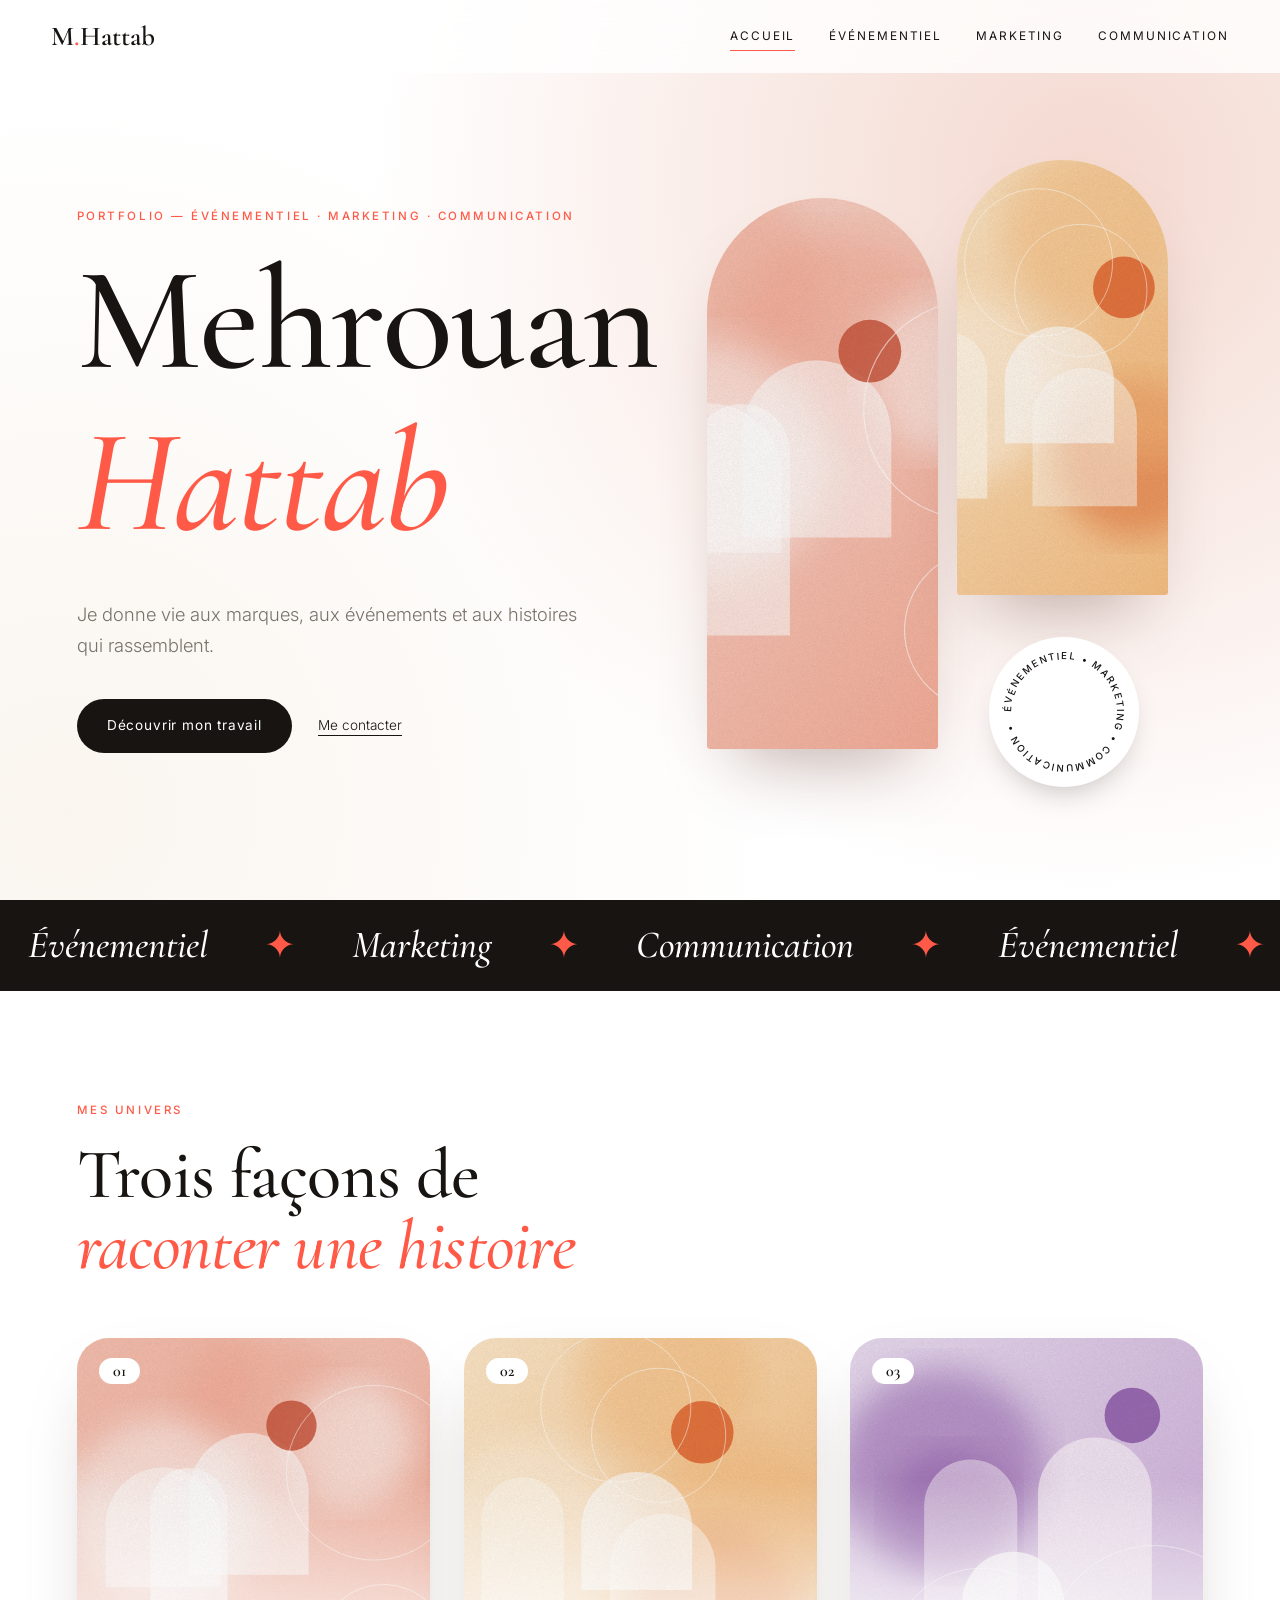
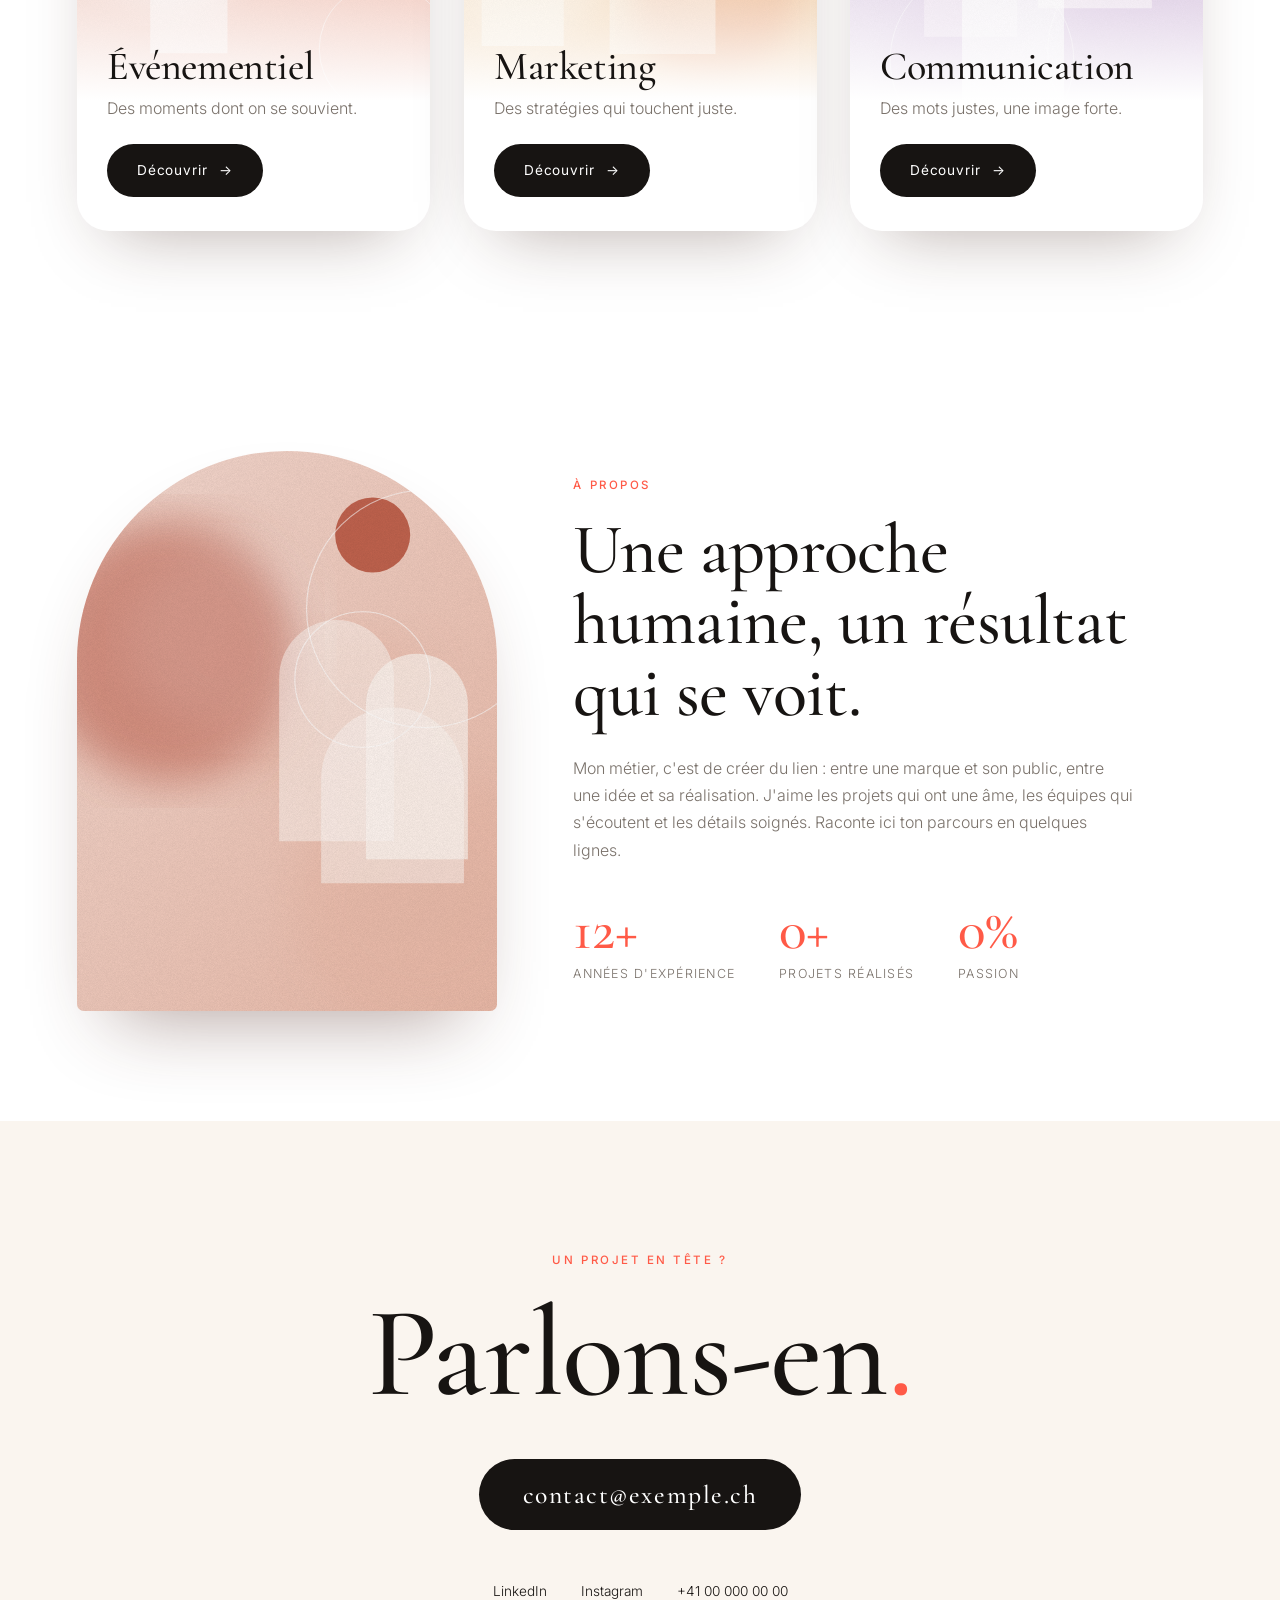
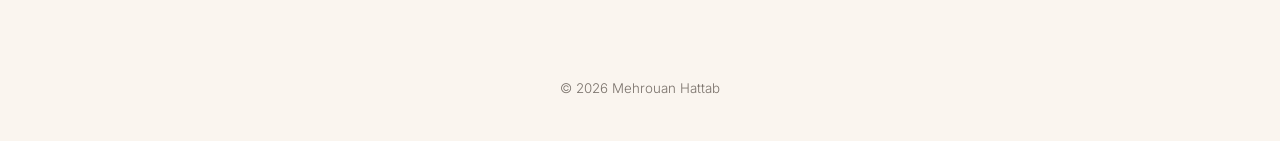
<file: index.html>
<!DOCTYPE html>
<html lang="fr">
<head>
<meta charset="UTF-8">
<meta name="viewport" content="width=device-width, initial-scale=1">
<title>Mehrouan Hattab — Portfolio</title>
<meta name="description" content="Portfolio de Mehrouan Hattab — événementiel, marketing et communication.">
<link rel="icon" href="[data-uri]">
<link rel="preconnect" href="https://fonts.googleapis.com">
<link href="https://fonts.googleapis.com/css2?family=Cormorant+Garamond:ital,wght@0,500;0,600;1,500&family=Inter:wght@300;400;500&display=swap" rel="stylesheet">
<style>
/* ===== VARIABLES : change ici les couleurs et polices ===== */
:root{--ink:#171412;--paper:#fff;--cream:#faf5ef;--rose:#f4d9d0;--coral:#ff5a47;--mut:#7a726b;
--serif:'Cormorant Garamond',Georgia,serif;--sans:'Inter',system-ui,sans-serif;--r:32px;--ease:cubic-bezier(.77,0,.18,1)}
*{margin:0;padding:0;box-sizing:border-box}
html{scroll-behavior:smooth}
body{font-family:var(--sans);font-weight:300;color:var(--ink);background:var(--paper);line-height:1.7;overflow-x:hidden}
img{display:block;width:100%;height:100%;object-fit:cover}
a{color:inherit;text-decoration:none}
::selection{background:var(--coral);color:#fff}
em{font-style:italic;color:var(--coral)}

/* ===== Rideau de transition & curseur ===== */
.curtain{position:fixed;inset:0;z-index:999;background:var(--rose);display:grid;place-items:center;font:italic 500 clamp(3rem,9vw,6rem) var(--serif);transition:transform .85s var(--ease);pointer-events:none}
.curtain.out{transform:translateY(-100%)}.curtain.pre{transform:translateY(100%);transition:none}
.dot{position:fixed;left:-9px;top:-9px;width:18px;height:18px;border-radius:50%;background:var(--coral);mix-blend-mode:multiply;opacity:0;pointer-events:none;z-index:900;transition:width .3s,height .3s,margin .3s,opacity .3s}
.dot.big{width:64px;height:64px;margin:-23px 0 0 -23px;background:var(--rose)}

/* ===== Menu ===== */
.top{position:fixed;top:0;left:0;right:0;z-index:50;display:flex;justify-content:space-between;align-items:center;padding:20px 4vw;background:rgba(255,255,255,.8);backdrop-filter:blur(16px)}
.brand{font:600 1.7rem var(--serif)}.brand span{color:var(--coral)}
.top nav{display:flex;gap:34px;font-size:.74rem;letter-spacing:.16em;text-transform:uppercase;font-weight:400}
.top nav a{position:relative;padding:4px 0}
.top nav a::after{content:"";position:absolute;left:0;bottom:0;height:1px;width:0;background:var(--coral);transition:width .4s}
.top nav a:hover::after,.top nav a.on::after{width:100%}

/* ===== Boutons & textes ===== */
.eyebrow{font-size:.72rem;letter-spacing:.22em;text-transform:uppercase;color:var(--coral);font-weight:500;margin-bottom:18px}
.btn{display:inline-flex;align-items:center;gap:12px;padding:15px 30px;border-radius:99px;background:var(--ink);color:#fff;font-size:.85rem;letter-spacing:.06em;font-weight:400;transition:background .35s,transform .35s,box-shadow .35s}
.btn i{font-style:normal;transition:transform .3s}.btn:hover{background:var(--coral);transform:translateY(-3px);box-shadow:0 14px 30px -10px var(--coral)}.btn:hover i{transform:translateX(6px)}
.btn.big{font:500 clamp(1rem,2.4vw,1.6rem) var(--serif);padding:20px 44px}
.link{margin-left:26px;border-bottom:1px solid var(--ink);padding-bottom:2px;font-size:.85rem;transition:color .3s,border-color .3s}.link:hover{color:var(--coral);border-color:var(--coral)}
h1,h2,h3,h4{font-family:var(--serif);font-weight:500;line-height:1.02;letter-spacing:-.01em}
h2{font-size:clamp(2.4rem,5.5vw,4.6rem)}
.sec{padding:110px 6vw;max-width:1360px;margin:0 auto}.sec>h2{margin-bottom:56px}.narrow{max-width:980px}
.big{font:500 clamp(1.5rem,3vw,2.5rem)/1.35 var(--serif)}

/* ===== Animations d'apparition ===== */
.rv{opacity:0;transform:translateY(46px);transition:opacity 1s var(--ease),transform 1s var(--ease);transition-delay:var(--d,0s)}
.rv.on{opacity:1;transform:none}
.tilt.on{transition:opacity 1s,transform .25s ease-out}
.ln{display:block;overflow:hidden;padding-bottom:.08em}.ln>span{display:block;transform:translateY(112%);transition:transform 1.2s var(--ease)}
.ln:nth-child(2)>span{transition-delay:.12s}.ready .ln>span{transform:none}

/* ===== Accueil : hero ===== */
.hero{min-height:100vh;display:grid;grid-template-columns:1.05fr .95fr;align-items:center;gap:3vw;padding:130px 6vw 70px;background:radial-gradient(circle at 85% 20%,var(--rose),transparent 55%),radial-gradient(circle at 5% 90%,var(--cream),transparent 50%)}
.hero h1{font-size:clamp(4.2rem,11.5vw,10.5rem);margin:6px 0 30px}
.lead{font-size:1.15rem;max-width:520px;color:var(--mut);margin-bottom:38px}
.hero-img{position:relative;height:min(76vh,640px)}
.arch{position:absolute;overflow:hidden;border-radius:999px 999px 28px 28px;box-shadow:0 40px 70px -30px rgba(80,40,30,.35)}
.a1{left:2%;top:6%;width:48%;height:86%}.a2{right:2%;top:0;width:44%;height:68%}
.arch img{transition:transform 1.4s var(--ease)}.arch:hover img{transform:scale(1.08)}
.seal{position:absolute;right:8%;bottom:2%;width:150px;height:150px;background:var(--paper);border-radius:50%;padding:6px;animation:rot 16s linear infinite;box-shadow:0 14px 30px -12px rgba(0,0,0,.25)}
.seal text{font:500 8.4px var(--sans);letter-spacing:.18em;fill:var(--ink)}
@keyframes rot{to{transform:rotate(360deg)}}

/* ===== Bandeau défilant ===== */
.marquee{overflow:hidden;background:var(--ink);color:#fff;padding:22px 0;white-space:nowrap}
.marquee div{display:inline-flex;animation:mq 34s linear infinite}
.marquee span{font:italic 500 2.4rem var(--serif);padding:0 28px}.marquee span:nth-child(even){color:var(--coral);font-style:normal}
@keyframes mq{to{transform:translateX(-50%)}}

/* ===== Cartes : photo qui s'efface vers le blanc ===== */
.cards{display:grid;grid-template-columns:repeat(auto-fit,minmax(290px,1fr));gap:34px}
.card{border-radius:var(--r);background:#fff;box-shadow:0 30px 70px -34px rgba(60,30,20,.4);overflow:hidden;will-change:transform}
.card:hover{box-shadow:0 40px 80px -30px rgba(255,90,71,.5)}
.photo{position:relative;height:370px;overflow:hidden}
.photo img{transition:transform 1.4s var(--ease)}.card:hover .photo img{transform:scale(1.08)}
.photo::after{content:"";position:absolute;inset:0;background:linear-gradient(to bottom,transparent 38%,#fff 98%)}
.num{position:absolute;top:20px;left:22px;z-index:2;background:#fff;border-radius:99px;padding:3px 14px;font:600 1rem var(--serif)}
.body{position:relative;z-index:2;padding:0 30px 34px;margin-top:-62px;transform:translateZ(40px)}
.body h3{font-size:2.5rem;margin-bottom:8px}.body p{color:var(--mut);margin-bottom:22px}

/* ===== À propos ===== */
.about{display:grid;grid-template-columns:.8fr 1.2fr;gap:6vw;align-items:center}
.portrait{height:560px;border-radius:999px 999px var(--r) var(--r);overflow:hidden;box-shadow:0 40px 80px -36px rgba(80,40,30,.45)}
.txt{color:var(--mut);margin:26px 0 38px;max-width:560px}
.stats{display:flex;gap:44px;flex-wrap:wrap}.stats b{font:500 3.6rem var(--serif);color:var(--coral);display:block;line-height:1}.stats small{font-size:.78rem;letter-spacing:.1em;text-transform:uppercase;color:var(--mut)}

/* ===== Pages de détail ===== */
.dhero{padding:170px 6vw 50px;max-width:1360px;margin:0 auto;background:radial-gradient(circle at 90% 0,var(--rose),transparent 50%)}
.dhero h1{font-size:clamp(3.6rem,11vw,9.5rem);margin-bottom:24px}.back{display:inline-block;margin-bottom:30px;font-size:.82rem;color:var(--mut);transition:color .3s}.back:hover{color:var(--coral)}
.cover{height:70vh;margin:0 4vw;border-radius:var(--r);overflow:hidden;box-shadow:0 40px 80px -40px rgba(80,40,30,.4)}.cover img{height:125%}
.list .row{display:grid;grid-template-columns:70px 1fr 1.3fr;gap:20px;align-items:baseline;padding:30px 0;border-top:1px solid #e8dfd6;transition:padding .45s var(--ease),background .45s}
.list .row:last-child{border-bottom:1px solid #e8dfd6}.row:hover{padding-left:24px;background:linear-gradient(90deg,var(--cream),transparent)}
.row span{color:var(--coral);font:italic 500 1.4rem var(--serif)}.row h3{font-size:2.1rem}.row p{color:var(--mut)}
.gallery{display:grid;grid-template-columns:repeat(auto-fit,minmax(290px,1fr));gap:30px}
.proj div{height:430px;border-radius:var(--r);overflow:hidden;box-shadow:0 30px 60px -34px rgba(60,30,20,.4)}.proj img{transition:transform 1.4s var(--ease)}.proj:hover img{transform:scale(1.08)}
.proj figcaption{padding:18px 6px}.proj h4{font-size:1.8rem}.proj p{color:var(--mut);font-size:.92rem}
.next{display:block;text-align:center;padding:120px 6vw;background:var(--rose);transition:background .5s}.next:hover{background:var(--coral);color:#fff}
.next small{display:block;font-size:.72rem;letter-spacing:.22em;text-transform:uppercase;margin-bottom:12px}.next span{font:italic 500 clamp(3rem,9vw,7rem) var(--serif)}

/* ===== Pied de page ===== */
.foot{text-align:center;padding:130px 6vw 40px;background:var(--cream)}
.foot h2{font-size:clamp(3.5rem,10vw,9rem);margin-bottom:40px}.foot h2 span{color:var(--coral)}
.foot-links{display:flex;justify-content:center;gap:34px;flex-wrap:wrap;margin:50px 0 70px;font-size:.85rem}.foot-links a:hover{color:var(--coral)}
.foot small{color:var(--mut)}

@media(max-width:900px){
.top nav{gap:16px;font-size:.6rem}.brand{display:none}.top{justify-content:center}
.hero,.about{grid-template-columns:1fr}.hero-img{height:460px}.seal{width:110px;height:110px}.portrait{height:440px}
.list .row{grid-template-columns:44px 1fr}.row p{grid-column:2}.dot{display:none}.link{margin-left:14px}
}
@media(prefers-reduced-motion:reduce){*{animation:none!important;transition-duration:.01s!important}}

</style>
</head>
<body>
<div id="app"></div>
<noscript><p style="padding:120px 6vw;font-family:sans-serif">Ce site nécessite JavaScript pour s'afficher.</p></noscript>
<script>
/* =====================================================
   TOUT TON CONTENU EST ICI — modifie les textes, liens et images.
   Pour utiliser tes vraies photos : mets-les dans /images
   puis change le nom du fichier (ex: "images/ma-photo.jpg").
   Les chiffres et projets ci-dessous sont des EXEMPLES à remplacer.
   ===================================================== */
const SITE = {
  nom: "Mehrouan Hattab",
  accroche: "Je donne vie aux marques, aux événements et aux histoires qui rassemblent.",
  email: "contact@exemple.ch",
  tel: "+41 00 000 00 00",
  linkedin: "https://www.linkedin.com/in/ton-profil",
  instagram: "https://www.instagram.com/ton-compte",
  portrait: "[data-uri]",
  apropos: {
    titre: "Une approche humaine, un résultat qui se voit.",
    texte: "Mon métier, c'est de créer du lien : entre une marque et son public, entre une idée et sa réalisation. J'aime les projets qui ont une âme, les équipes qui s'écoutent et les détails soignés. Raconte ici ton parcours en quelques lignes.",
    stats: [[12, "+", "années d'expérience"], [60, "+", "projets réalisés"], [100, "%", "passion"]]
  },
  domaines: {
    evenementiel: {
      titre: "Événementiel", img: "[data-uri]",
      accroche: "Des moments dont on se souvient.",
      intro: "De la première idée au dernier invité, je conçois et orchestre des événements sur mesure : conférences, inaugurations, soirées, manifestations publiques. Chaque détail compte.",
      services: [["Conception créative", "Concept, thème, scénographie et fil rouge de l'événement."], ["Organisation & logistique", "Lieux, prestataires, planning, budget et sécurité."], ["Coordination le jour J", "Pilotage des équipes et gestion des imprévus avec le sourire."], ["Bilan & suite", "Retours, chiffres clés et pistes pour faire encore mieux."]],
      projets: [["Gala annuel", "Une soirée élégante pour 300 invités.", "[data-uri]"], ["Inauguration", "Un lieu, une cérémonie, une communauté.", "[data-uri]"], ["Fête de village", "Un rendez-vous populaire et chaleureux.", "[data-uri]"]]
    },
    marketing: {
      titre: "Marketing", img: "[data-uri]",
      accroche: "Des stratégies qui touchent juste.",
      intro: "Je construis des stratégies claires et mesurables : comprendre le public, trouver le bon message, choisir les bons canaux — et suivre les résultats pour toujours s'améliorer.",
      services: [["Stratégie & positionnement", "Analyse du marché, cibles et promesse de marque."], ["Réseaux sociaux", "Ligne éditoriale, animation et community management."], ["Campagnes", "Newsletters, publicités et partenariats locaux."], ["Analyse & optimisation", "Tableaux de bord et décisions guidées par les données."]],
      projets: [["Lancement de marque", "Une campagne 360° du teaser au bilan.", "[data-uri]"], ["Stratégie Instagram", "Une communauté engagée, jour après jour.", "[data-uri]"], ["Newsletter", "Un rendez-vous attendu par ses lecteurs.", "[data-uri]"]]
    },
    communication: {
      titre: "Communication", img: "[data-uri]",
      accroche: "Des mots justes, une image forte.",
      intro: "Communication interne et externe, rédaction, relations médias, identité visuelle : je donne une voix cohérente et chaleureuse à chaque organisation.",
      services: [["Rédaction", "Articles, communiqués, discours, newsletters et contenus web."], ["Relations presse", "Dossiers de presse, contacts médias et mise en avant."], ["Identité visuelle", "Chartes, affiches, brochures et supports digitaux."], ["Communication interne", "Informer, fédérer et faire circuler les bonnes idées."]],
      projets: [["Magazine communal", "Un journal proche des habitants.", "[data-uri]"], ["Campagne d'affichage", "Un message simple, visible, mémorable.", "[data-uri]"], ["Dossier de presse", "Raconter un projet en quelques pages.", "[data-uri]"]]
    }
  }
};

const $ = (s, c = document) => c.querySelector(s), $$ = (s, c = document) => [...c.querySelectorAll(s)];
const D = SITE.domaines, ids = Object.keys(D);
const idOf = h => { const m = (h || '').match(/^#\/(\w+)/); return m && D[m[1]] ? m[1] : 'home'; };
let page = idOf(location.hash);
const url = id => id === 'home' ? '#/' : '#/' + id;
const first = SITE.nom.split(' ')[0], last = SITE.nom.split(' ').slice(1).join(' ');

/* ---------- Structure commune ---------- */
const header = () => `<header class="top"><a href="#/" class="brand">${first[0]}<span>.</span>${last}</a>
<nav>${['home', ...ids].map(i => `<a href="${url(i)}" class="${i === page ? 'on' : ''}">${i === 'home' ? 'Accueil' : D[i].titre}</a>`).join('')}</nav></header>`;

const footer = () => `<footer class="foot"><p class="eyebrow rv">Un projet en tête ?</p>
<h2 class="rv">Parlons-en<span>.</span></h2>
<a class="btn big rv" href="mailto:${SITE.email}">${SITE.email}</a>
<div class="foot-links rv"><a href="${SITE.linkedin}" target="_blank" rel="noopener">LinkedIn</a><a href="${SITE.instagram}" target="_blank" rel="noopener">Instagram</a><a href="tel:${SITE.tel.replace(/\s/g, '')}">${SITE.tel}</a></div>
<small>© ${new Date().getFullYear()} ${SITE.nom}</small></footer>`;

const card = (id, i) => `<article class="card tilt rv" style="--d:${i * .12}s"><div class="photo"><img src="${D[id].img}" alt="${D[id].titre}" loading="lazy"><span class="num">0${i + 1}</span></div>
<div class="body"><h3>${D[id].titre}</h3><p>${D[id].accroche}</p><a class="btn" href="${url(id)}">Découvrir <i>→</i></a></div></article>`;

const home = () => `
<section class="hero">
  <div class="hero-txt">
    <p class="eyebrow rv">Portfolio — Événementiel · Marketing · Communication</p>
    <h1><span class="ln"><span>${first}</span></span><span class="ln"><span><em>${last}</em></span></span></h1>
    <p class="lead rv">${SITE.accroche}</p>
    <div class="cta rv"><a class="btn" href="#/" data-scroll="domaines">Découvrir mon travail</a><a class="link" href="mailto:${SITE.email}">Me contacter</a></div>
  </div>
  <div class="hero-img">
    <div class="arch a1" data-speed="-.07"><img src="${D.evenementiel.img}" alt=""></div>
    <div class="arch a2" data-speed=".06"><img src="${D.marketing.img}" alt=""></div>
    <svg class="seal" viewBox="0 0 120 120"><defs><path id="c" d="M60,60 m-46,0 a46,46 0 1,1 92,0 a46,46 0 1,1 -92,0"/></defs><text><textPath href="#c">ÉVÉNEMENTIEL • MARKETING • COMMUNICATION • </textPath></text></svg>
  </div>
</section>
<div class="marquee"><div>${'<span>Événementiel</span><span>✦</span><span>Marketing</span><span>✦</span><span>Communication</span><span>✦</span>'.repeat(8)}</div></div>
<section class="sec" id="domaines"><p class="eyebrow rv">Mes univers</p><h2 class="rv">Trois façons de<br><em>raconter une histoire</em></h2>
<div class="cards">${ids.map(card).join('')}</div></section>
<section class="sec about"><div class="portrait rv tilt"><img src="${SITE.portrait}" alt="${SITE.nom}"></div>
<div><p class="eyebrow rv">À propos</p><h2 class="rv">${SITE.apropos.titre}</h2><p class="rv txt">${SITE.apropos.texte}</p>
<div class="stats rv">${SITE.apropos.stats.map(s => `<div><b><span data-count="${s[0]}">0</span>${s[1]}</b><small>${s[2]}</small></div>`).join('')}</div></div></section>`;

const detail = id => {
  const d = D[id], next = ids[(ids.indexOf(id) + 1) % ids.length];
  return `
<section class="dhero"><a class="back rv" href="#/">← Accueil</a><p class="eyebrow rv">0${ids.indexOf(id) + 1} — Portfolio</p>
<h1><span class="ln"><span>${d.titre}<em>.</em></span></span></h1><p class="lead rv">${d.accroche}</p></section>
<div class="cover rv"><img data-speed=".05" src="${d.img}" alt="${d.titre}"></div>
<section class="sec narrow"><p class="big rv">${d.intro}</p></section>
<section class="sec"><p class="eyebrow rv">Ce que je fais</p>
<div class="list">${d.services.map((s, i) => `<div class="row rv"><span>0${i + 1}</span><h3>${s[0]}</h3><p>${s[1]}</p></div>`).join('')}</div></section>
<section class="sec"><p class="eyebrow rv">Réalisations</p><h2 class="rv">Projets <em>choisis</em></h2>
<div class="gallery">${d.projets.map((p, i) => `<figure class="proj tilt rv" style="--d:${i * .12}s"><div><img src="${p[2]}" alt="${p[0]}" loading="lazy"></div><figcaption><h4>${p[0]}</h4><p>${p[1]}</p></figcaption></figure>`).join('')}</div></section>
<a class="next" href="${url(next)}"><small>Domaine suivant</small><span>${D[next].titre} →</span></a>`;
};

/* ---------- Rideau de transition + navigation ---------- */
const cur = document.createElement('div'); cur.className = 'curtain'; cur.innerHTML = `<span>${first[0]}.${last[0]}</span>`;
document.body.prepend(cur);
let shown = location.hash, busy = false;
const reveal = () => { cur.classList.add('out'); setTimeout(() => document.body.classList.add('ready'), 250); };
const cover = () => { cur.classList.add('pre'); cur.classList.remove('out'); cur.offsetWidth; cur.classList.remove('pre'); };
function swap() {
  page = idOf(location.hash); shown = location.hash;
  document.body.classList.remove('ready');
  $('#app').innerHTML = header() + `<main>${page === 'home' ? home() : detail(page)}</main>` + footer();
  document.title = page === 'home' ? SITE.nom + ' — Portfolio' : D[page].titre + ' — ' + SITE.nom;
  scrollTo(0, 0); init();
}
function go(h, then) {
  if (busy) return; busy = true; cover();
  setTimeout(() => { if (location.hash !== h) location.hash = h; swap(); reveal(); busy = false; then && setTimeout(then, 900); }, 800);
}
addEventListener('hashchange', () => { if (location.hash !== shown && idOf(location.hash) !== page) go(location.hash); });
document.addEventListener('click', e => {
  const a = e.target.closest('a'); if (!a) return;
  const h = a.getAttribute('href') || '';
  if (a.dataset.scroll) {
    e.preventDefault(); const t = () => document.getElementById(a.dataset.scroll)?.scrollIntoView({ behavior: 'smooth' });
    page === 'home' ? t() : go('#/', t); return;
  }
  if (h.startsWith('#/')) { e.preventDefault(); idOf(h) === page ? scrollTo({ top: 0, behavior: 'smooth' }) : go(h); }
});

/* ---------- Apparition au scroll, 3D, parallaxe, curseur ---------- */
const io = new IntersectionObserver(es => es.forEach(e => {
  if (!e.isIntersecting) return; e.target.classList.add('on');
  const c = $('[data-count]', e.target); if (c) countUp(c); io.unobserve(e.target);
}), { threshold: .12 });
function countUp(el) { const n = +el.dataset.count; let t0; const f = t => { t0 ??= t; const p = Math.min((t - t0) / 1400, 1); el.textContent = Math.round(n * (1 - Math.pow(1 - p, 3))); p < 1 && requestAnimationFrame(f); }; requestAnimationFrame(f); }
const fine = matchMedia('(hover:hover)').matches;
const par = () => $$('[data-speed]').forEach(el => el.style.transform = `translateY(${scrollY * el.dataset.speed}px)`);
function init() {
  $$('.rv').forEach(el => io.observe(el));
  $$('.tilt').forEach(el => {
    el.addEventListener('pointermove', e => { if (!fine) return; const r = el.getBoundingClientRect(), x = (e.clientX - r.left) / r.width - .5, y = (e.clientY - r.top) / r.height - .5; el.style.transform = `perspective(900px) rotateY(${x * 10}deg) rotateX(${-y * 10}deg) translateY(-6px)`; });
    el.addEventListener('pointerleave', () => el.style.transform = '');
  });
  par();
}
addEventListener('scroll', par, { passive: true });
if (fine) {
  const dot = document.createElement('div'); dot.className = 'dot'; document.body.append(dot);
  let x = 0, y = 0, tx = 0, ty = 0;
  addEventListener('pointermove', e => { tx = e.clientX; ty = e.clientY; dot.style.opacity = 1; });
  (function loop() { x += (tx - x) * .18; y += (ty - y) * .18; dot.style.transform = `translate(${x}px,${y}px)`; requestAnimationFrame(loop); })();
  document.addEventListener('pointerover', e => dot.classList.toggle('big', !!e.target.closest('a,button,.tilt')));
}
swap();
setTimeout(reveal, 700);   /* sécurité : le rideau s'ouvre toujours, même si une police ou une image tarde */

</script>
</body>
</html>
</file>
